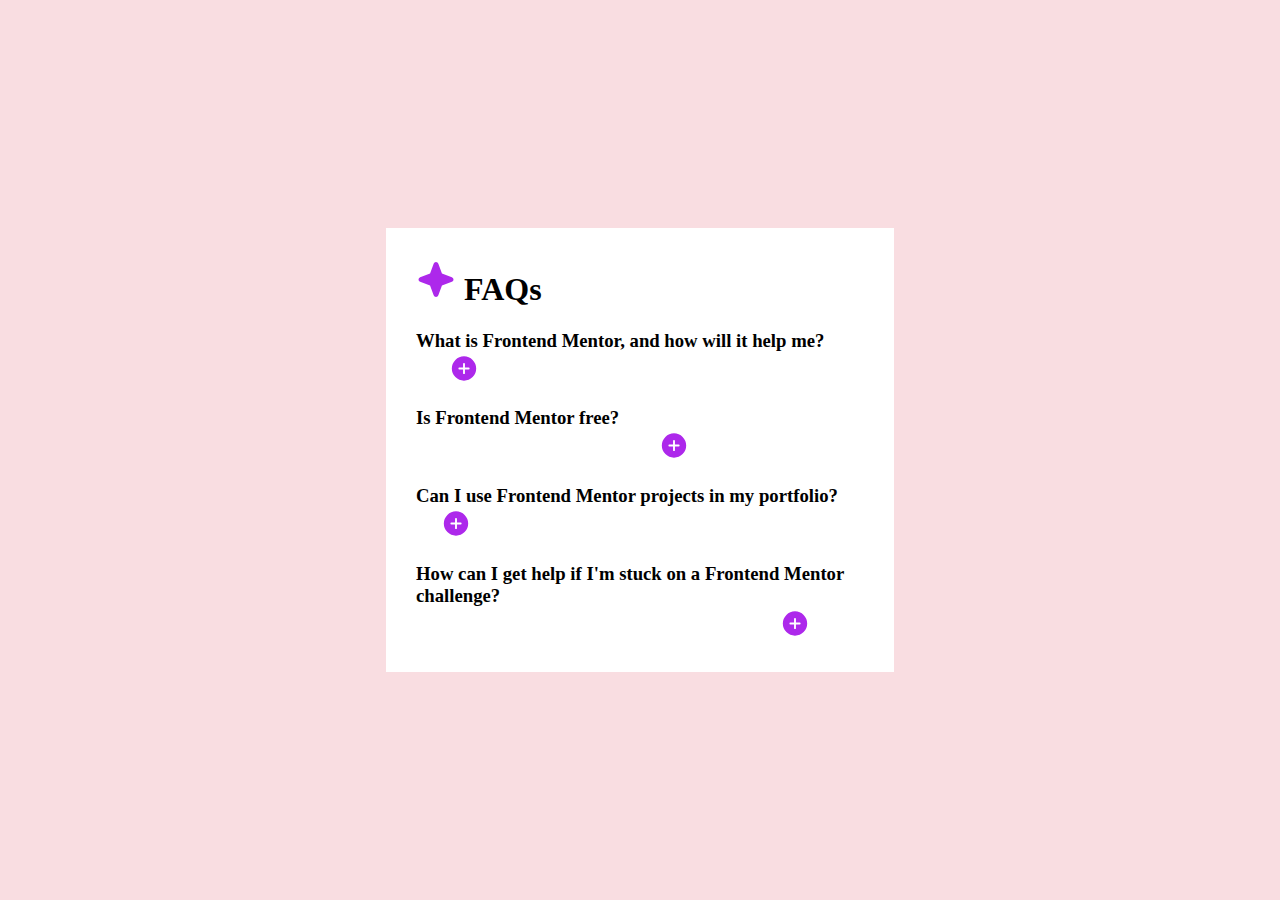
<file: accordian/index.html>
<!DOCTYPE html>
<html lang="en">

<head>
    <meta charset="UTF-8">
    <meta name="viewport" content="width=device-width, initial-scale=1.0">
    <link rel="icon" type="image/png" sizes="32x32" href="assets/images/favicon-32x32.png">
    <title>Frontend Mentor | FAQ accordion</title>
    <link rel="stylesheet" href="style.css">
</head>

<body>
    <div class="container">
        <div class="poster"></div>
        <div class="accordiam">
            <h1><img src="assets/images/icon-star.svg" alt=""> FAQs</h1>

            <h3>What is Frontend Mentor, and how will it help me? <button class="btn1"><img src="assets/images/icon-plus.svg"
                        alt=""></button></h3>
            <p id="text1">Frontend Mentor offers realistic coding challenges to help developers improve their frontend coding skills with projects in HTML, CSS, and JavaScript. It's suitable for all levels and ideal for portfolio building.</p>

            <h3>Is Frontend Mentor free?<button class="btn2"><img src="assets/images/icon-plus.svg" alt=""></button></h3>
            <p id="text2">Yes, Frontend Mentor offers both free and premium coding challenges, with the free option providing access to a range of projects suitable for all skill levels.</p>

            <h3>Can I use Frontend Mentor projects in my portfolio?<button class="btn3"><img src="assets/images/icon-plus.svg"
                        alt=""></button></h3>
            <p id="text3">Yes, you can use projects completed on Frontend Mentor in your portfolio. It's an excellent way to showcase your skills to potential employers!
            </p>

            <h3>How can I get help if I'm stuck on a Frontend Mentor challenge?<button class="btn4"><img
                        src="assets/images/icon-plus.svg" alt=""></button></h3>
            <p id="text4">The best place to get help is inside Frontend Mentor's Discord community. There's a help channel where you can ask questions and seek support from other community members.</p>
        </div>
    </div>

    <script src="script.js"></script>
</body>

</html>
</file>
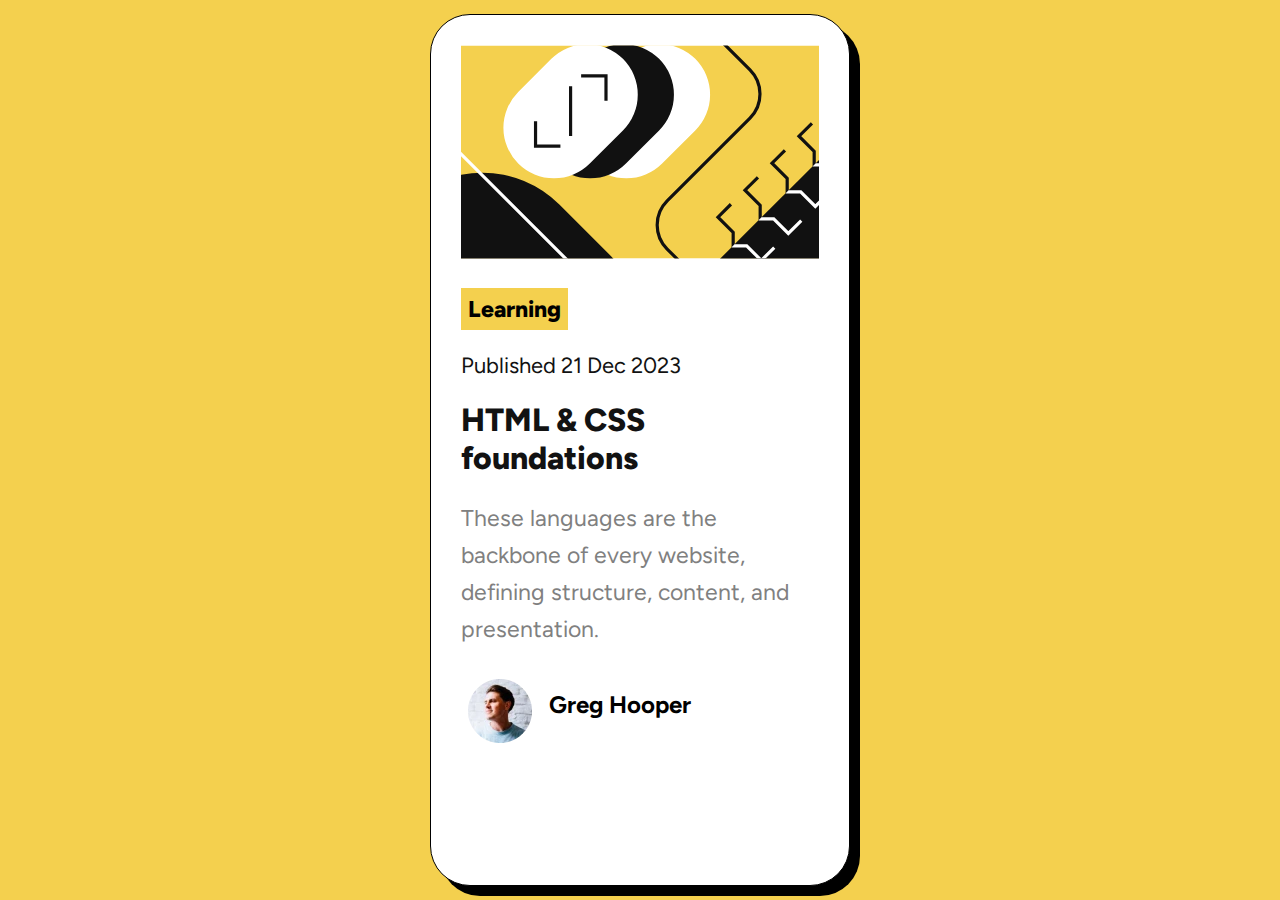
<file: blog preview page/index.html>
<!DOCTYPE html>
<html lang="en">

<head>
  <meta charset="UTF-8">
  <meta name="viewport" content="width=device-width, initial-scale=1.0">
  <link rel="icon" type="image/png" sizes="32x32" href="./assets/images/favicon-32x32.png">

  <title>Frontend Mentor | Blog preview card</title>
  <link rel="stylesheet" href="style.css">
</head>

<body>

  <div class="container">
    <div class="frame">
      <img src="./assets/images/illustration-article.svg" alt="">
      <span>Learning</span>
      <p>Published 21 Dec 2023</p>
      <h1> HTML & CSS foundations</h1>
      <p>These languages are the backbone of every website, defining structure, content, and presentation.</p>

      <div class="footer">
        <span><img src="./assets/images/image-avatar.webp" alt=""></span>
        <h2>Greg Hooper</h2>
      </div>
    </div>
  </div>
</body>

</html>
</file>
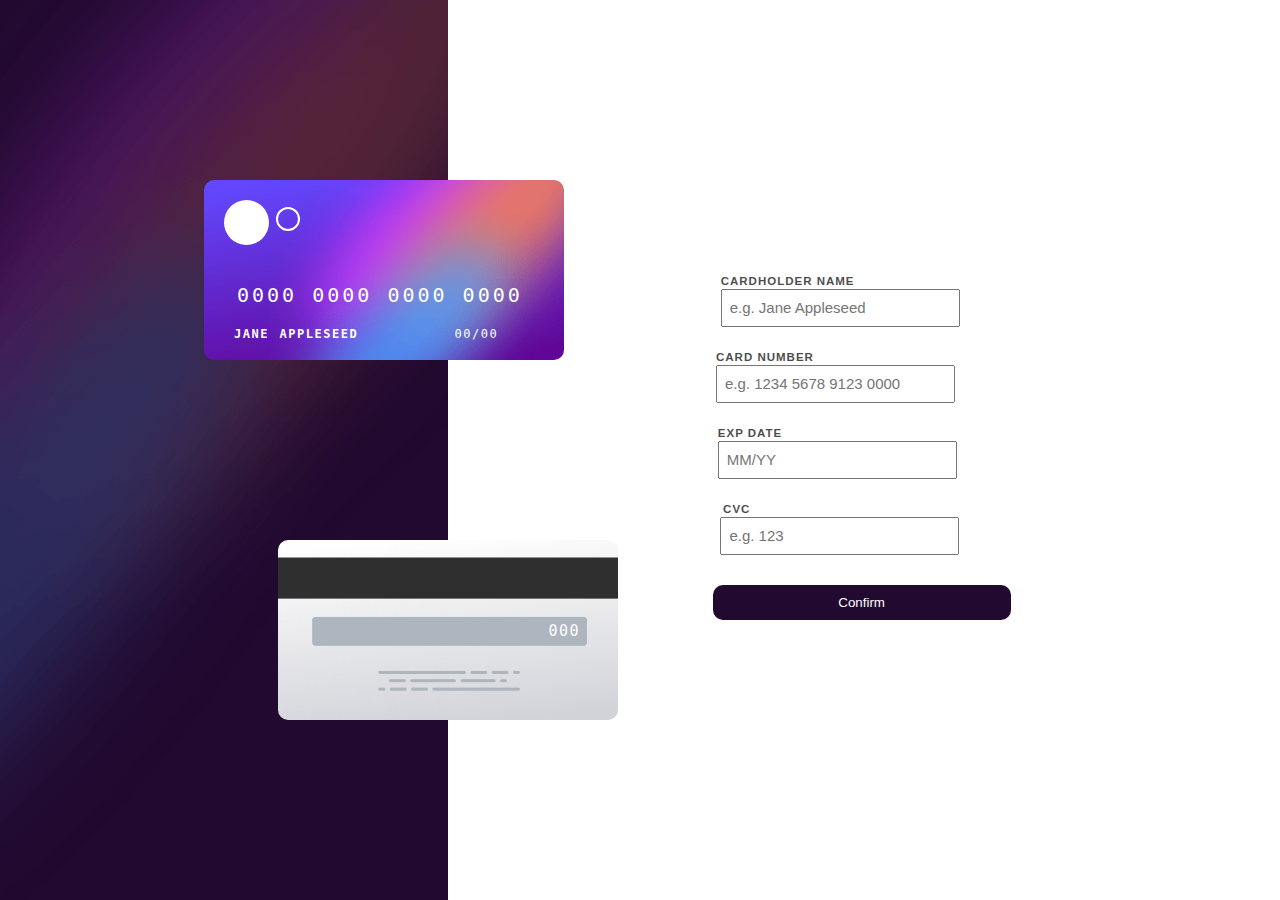
<file: Interactive card/index.html>
<!DOCTYPE html>
<html lang="en">

<head>
  <meta charset="UTF-8">
  <meta name="viewport" content="width=device-width, initial-scale=1.0">

  <link rel="icon" type="image/png" sizes="32x32" href="./images/favicon-32x32.png">

  <title>Interactive card details form</title>
  <link rel="stylesheet" href="style.css">
</head>

<body>
  <div class="container">
    <div class="left"></div>
    <div class="right">
      <div class="cardholder">
        <label for="cardholder">Cardholder name</label>
        <input type="text" name="cardholder" id="card-holder" placeholder="e.g. Jane Appleseed
        " oninput="reflect('card-holder')">
      </div>
      <div class="cardnumber">
        <label for="cardnumber">Card number</label>
        <input type="text" name="cardnumber" id="card-number" placeholder="e.g. 1234 5678 9123 0000" maxlength="19" oninput="reflect('card-number')">
      </div>
      <div class="exp-date">
        <label for="exp-date">Exp Date</label>
        <input type="text" name="exp-date" id="exp-date" placeholder="MM/YY" oninput="reflect('exp-date')">
      </div>
      <div class="cvc">
        <label for="cvc">cvc</label>
        <input type="text" name="cvc" id="cvc" placeholder="e.g. 123" oninput="reflect('cvc')">
      </div>
      <div class="confirm">
        <button class="confirm">Confirm</button>
      </div>
    </div>

    <div class="card-front">
      <span class="circle"></span>
      <span class="hollow-circle"></span>
      <div class="input-container">
        <input type="text" class="Number-place" id="number-place" placeholder="0000 0000 0000 0000" maxlength="8">
      </div>
      <div class="details">
        <span class="name-holder" id="name-holder">Jane Appleseed</span>
        <input type="text" class="date" id="date" placeholder="00/00">
      </div>
    </div>
    <div class="card-back">
      <div class="cvv">
        <input type="text" placeholder="000" id="cvc-change">
      </div>
    </div>
  </div>

  <script src="script.js"></script>
</body>

</html>
</file>
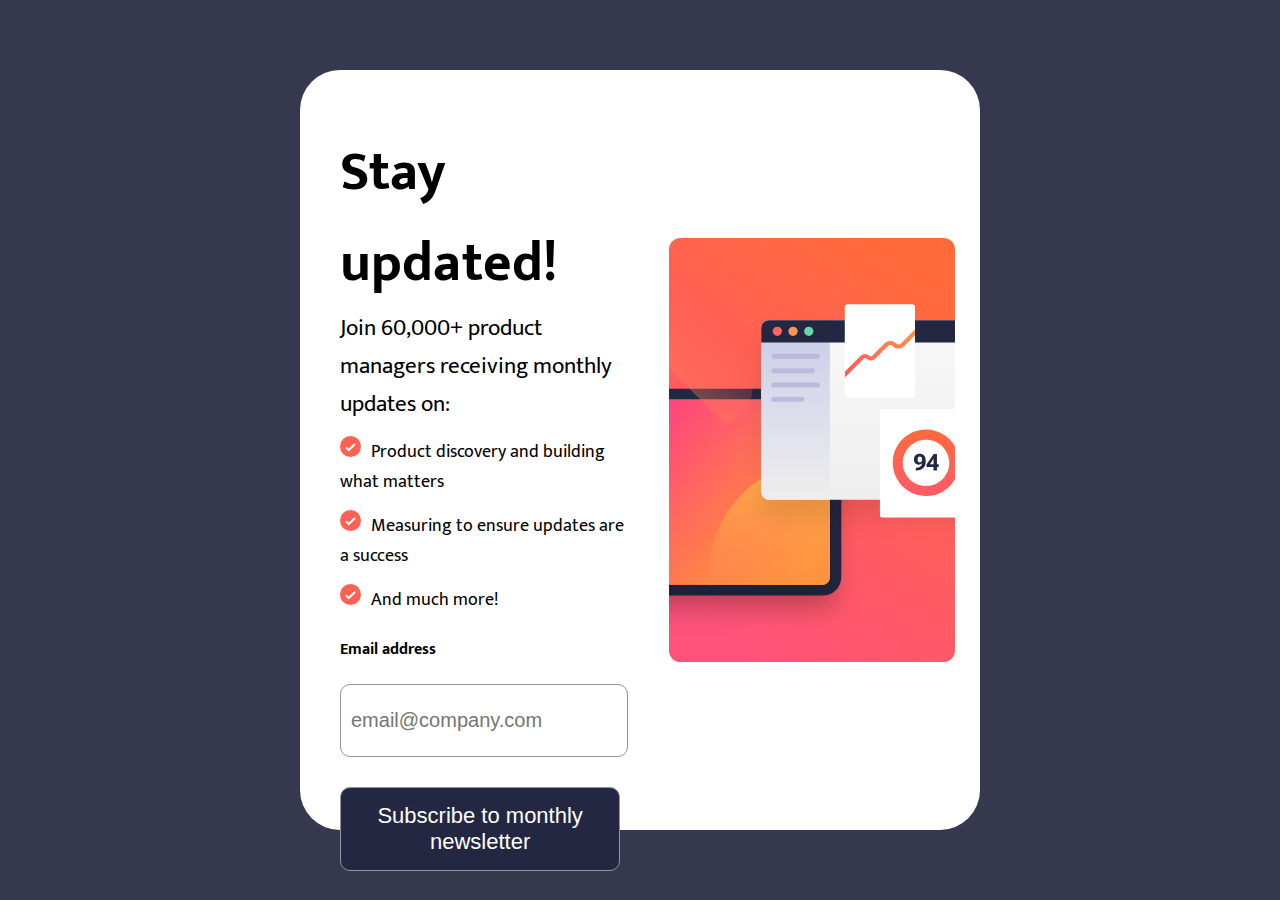
<file: newletter sign in page/index.html>
<!DOCTYPE html>
<html lang="en">

<head>
  <meta charset="UTF-8">
  <meta name="viewport" content="width=device-width, initial-scale=1.0">

  <link rel="icon" type="image/png" sizes="32x32" href="./assets/images/favicon-32x32.png">

  <title>Newsletter sign-up form</title>

  <link rel="stylesheet" href="style.css">
</head>

<body>
  <div class="container flex">
    <div class="content flex">
      <div class="left">
        <h1>Stay updated!</h1>
        <p>Join 60,000+ product managers receiving monthly updates on:</p>
        <p><img src="assets/images/icon-list.svg" alt="">Product discovery and building what matters</p>
        <p><img src="assets/images/icon-list.svg" alt="">Measuring to ensure updates are a success</p>
        <p><img src="assets/images/icon-list.svg" alt="">And much more!</p>
        <h4>Email address</h4>
        <span id="error-message" class="error-message"></span>
        <input type="text" id="email" placeholder="email@company.com">
        <button onclick="validateEmail()">Subscribe to monthly newsletter</button>
      </div>
      <div class="right"></div>
    </div>
  </div>

  <script src="script.js"></script>

</body>

</html>
</file>
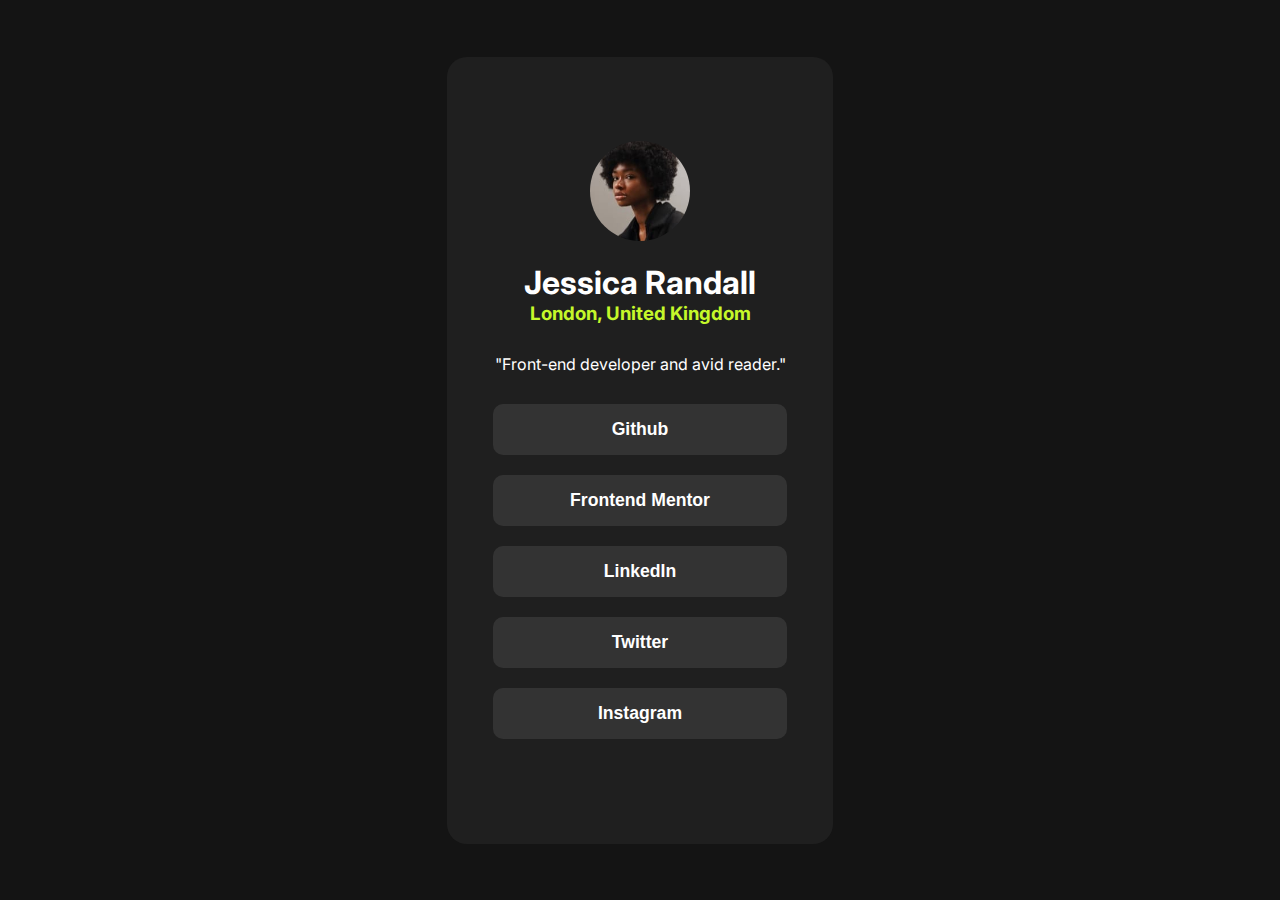
<file: Social links profile/index.html>
<!DOCTYPE html>
<html lang="en">
<head>
  <meta charset="UTF-8">
  <meta name="viewport" content="width=device-width, initial-scale=1.0"> 

  <link rel="icon" type="image/png" sizes="32x32" href="./assets/images/favicon-32x32.png">
  
  <title>Social links profile</title>
  <link rel="stylesheet" href="style.css">
</head>
<body>
  <div class="container flex">
    <div class="content flex">
      <img src="./assets/images/avatar-jessica.jpeg" alt="">
      <h1>Jessica Randall</h1>
      <h3>London, United Kingdom</h3>
      <p>"Front-end developer and avid reader."</p>
      <button><a href="https://github.com/Puja2004g">Github</a></button>
      <button><a href="https://www.frontendmentor.io/profile/Puja2004g">Frontend Mentor</a></button>
      <button><a href="https://www.linkedin.com/in/puja-guchhait/">LinkedIn</a></button>
      <button><a href="https://twitter.com/GuchhaitPu66020">Twitter</a></button>
      <button><a href="https://www.instagram.com/guchhait_puja/">Instagram</a></button>
    </div>
  </div>
</body>
</html>
</file>
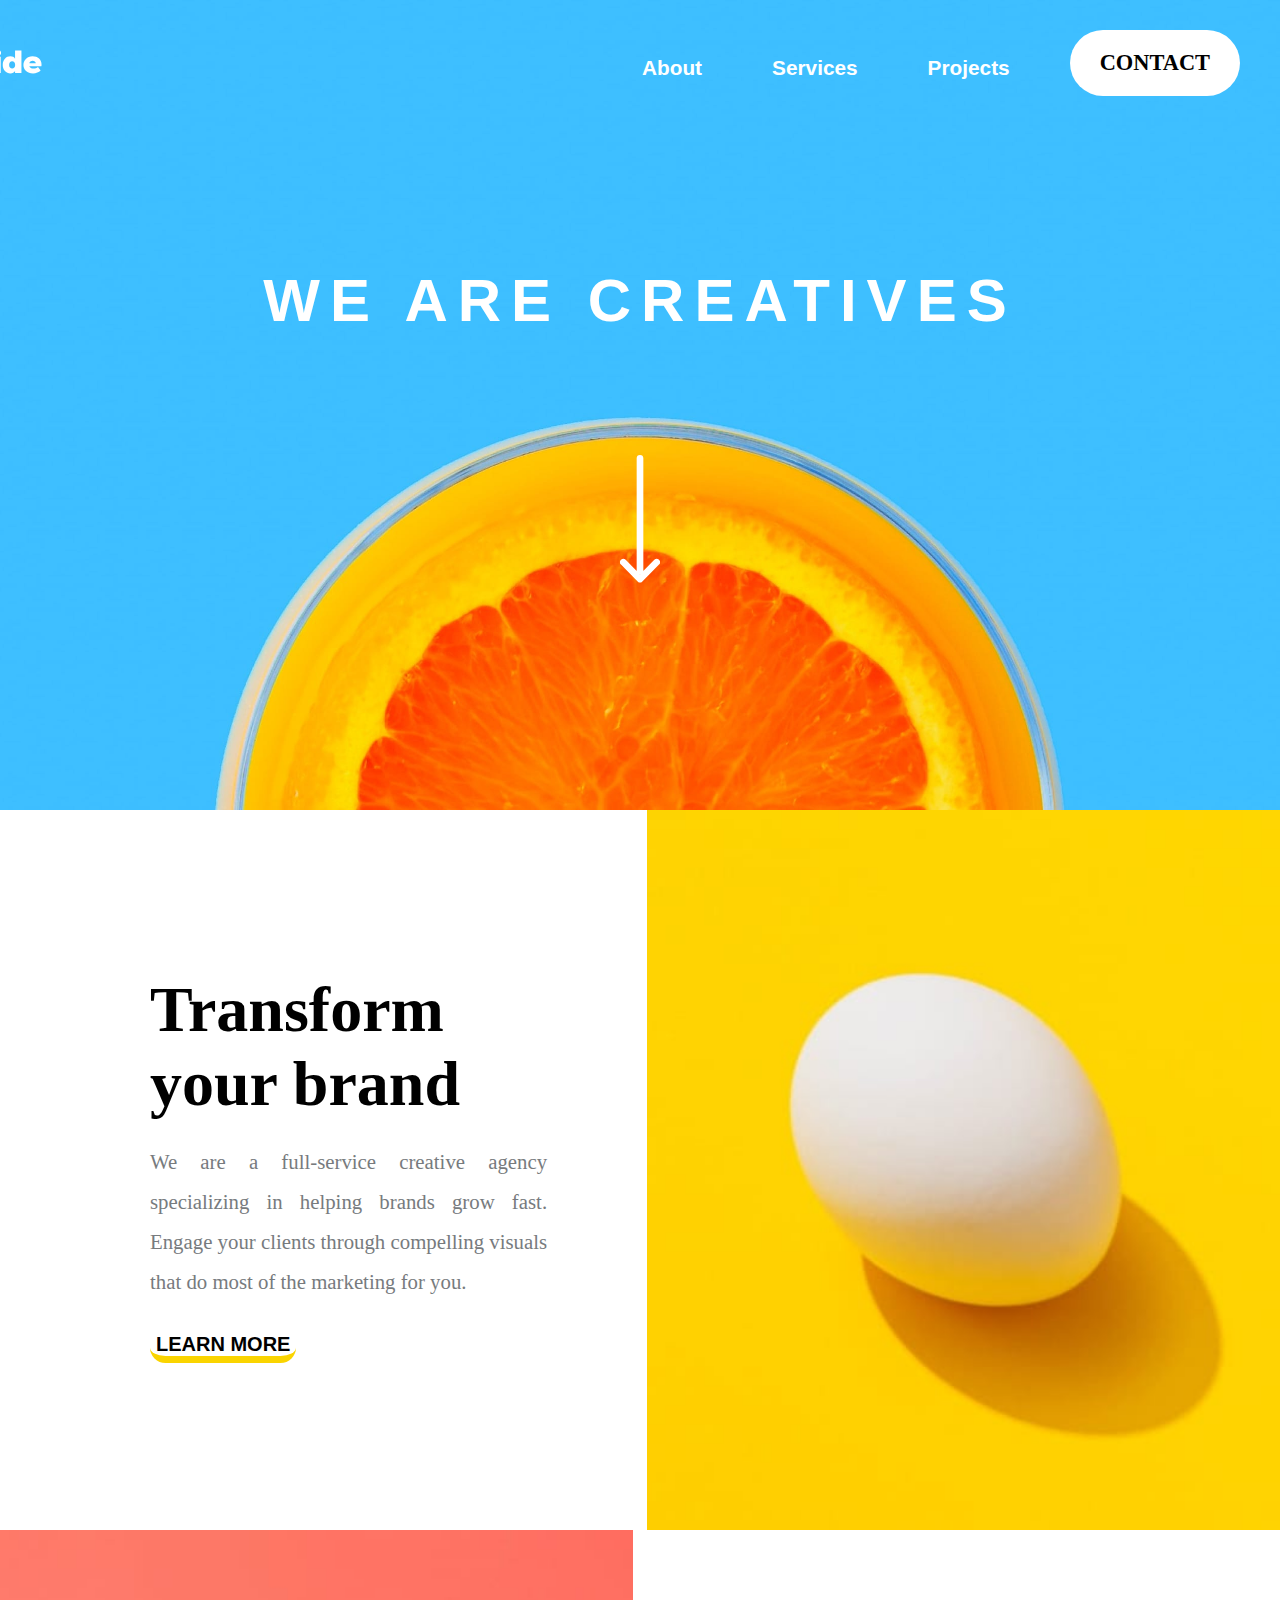
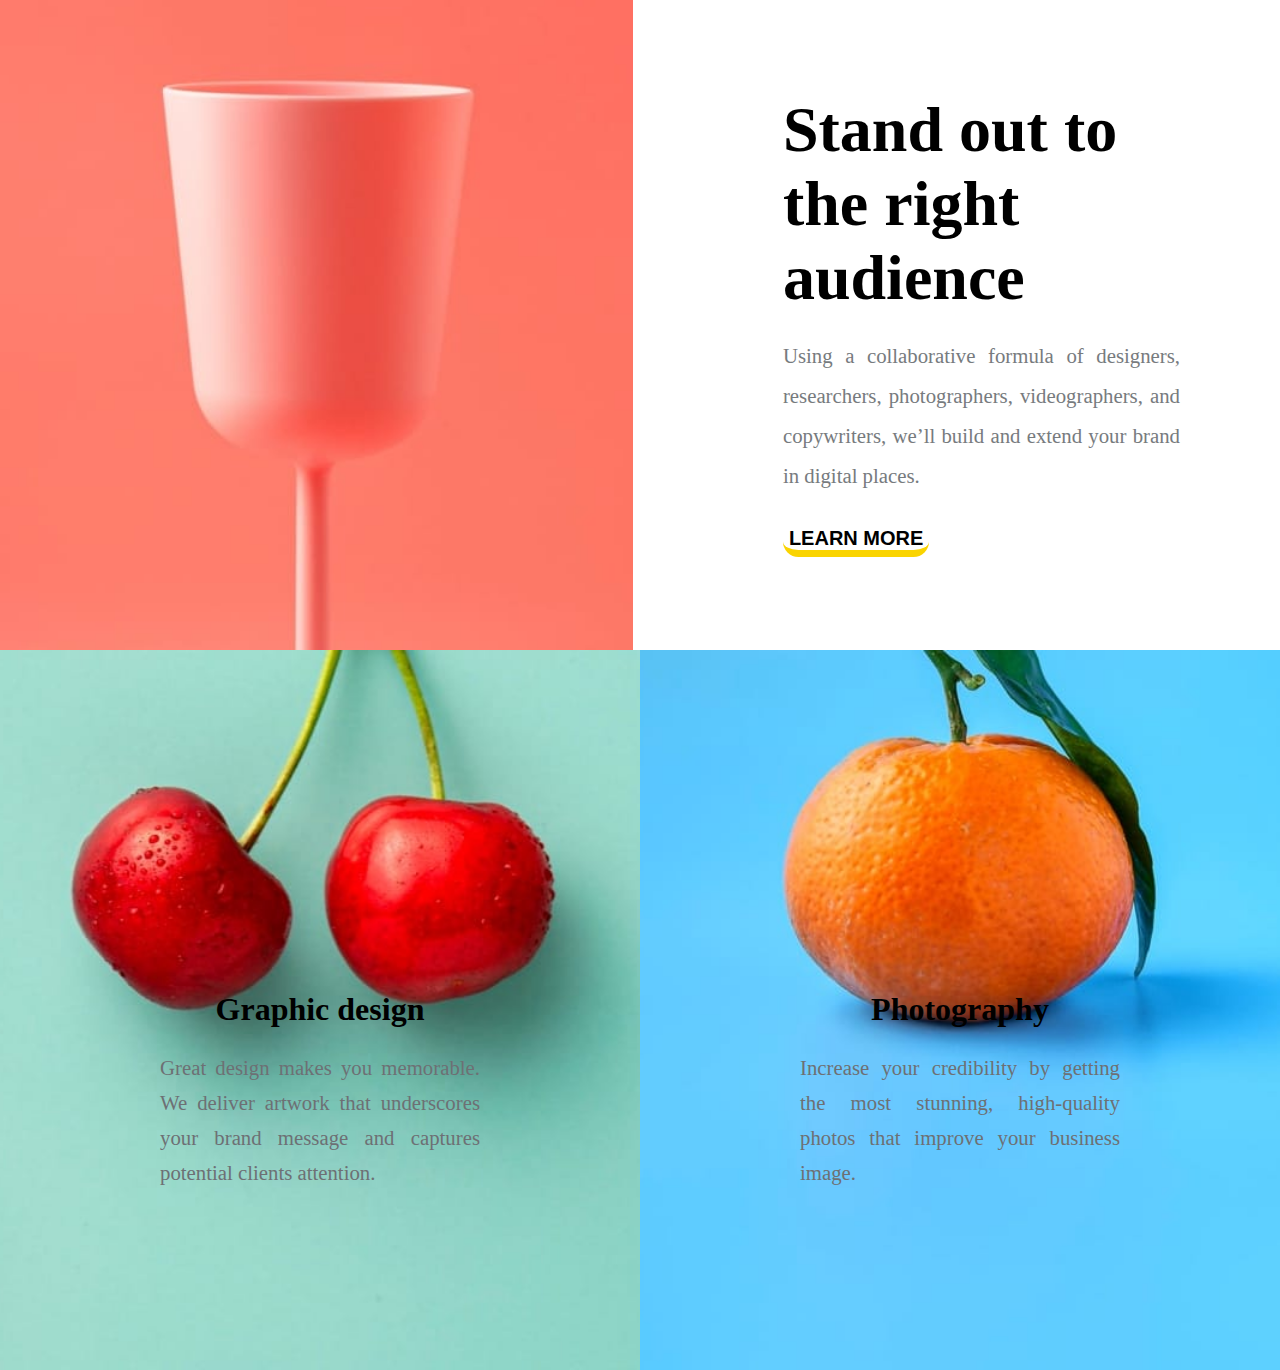
<file: Sunnysideup agency landing page/index.html>
<!DOCTYPE html>
<html lang="en">

<head>
  <meta charset="UTF-8">
  <meta name="viewport" content="width=device-width, initial-scale=1.0">
  <!-- displays site properly based on user's device -->

  <link rel="icon" type="image/png" sizes="32x32" href="./images/favicon-32x32.png">

  <title>Sunnyside agency landing page</title>
  <link rel="stylesheet" href="style.css">
</head>

<body>
  <div class="start">
    <nav class="nav">
      <img src="./images/logo.svg" alt="">
      <button class="btn">About</button>
      <button class="btn">Services</button>
      <button class="btn">Projects</button>
      <button class="btn">CONTACT</button>
    </nav>
    <div class="header-heading">
      <h1 class="heading">WE ARE CREATIVES</h1>
      <img src="./images/icon-arrow-down.svg" alt="" />
    </div>
  </div>

  <div class="content">
    <div class="left">
      <div class="center">
        <h1 class="title-transform">
          Transform your brand
        </h1>
        <p class="text-content">
          We are a full-service creative agency specializing in helping brands grow fast.
          Engage your clients through compelling visuals that do most of the marketing for you.
        </p>
        <button>Learn more</button>
      </div>
    </div>
    <div class="right"></div>
  </div>

  <div class="content">
    <div class="left-1"></div>
    <div class="right-1">
      <div class="center">
        <h1 class="title-transform">
          Stand out to the right audience
        </h1>
        <p class="text-content">
          Using a collaborative formula of designers, researchers, photographers, videographers, and copywriters, we’ll
          build and extend your brand in digital places.
        </p>
        <button>Learn more</button>
      </div>
    </div>
  </div>

  <div class="content">
    <div class="left-2">
      <div class="center-2">
        <h1> Graphic design</h1>
        <p class="text-content">Great design makes you memorable. We deliver artwork that underscores your brand message
          and captures potential clients attention.</p>
      </div>
    </div>
    <div class="right-2">
      <div class="center-2">
        <h1>Photography</h1>
        <p class="text-content">
          Increase your credibility by getting the most stunning, high-quality photos that improve your business image.
        </p>
      </div>
    </div>
  </div>
</body>

</html>
</file>
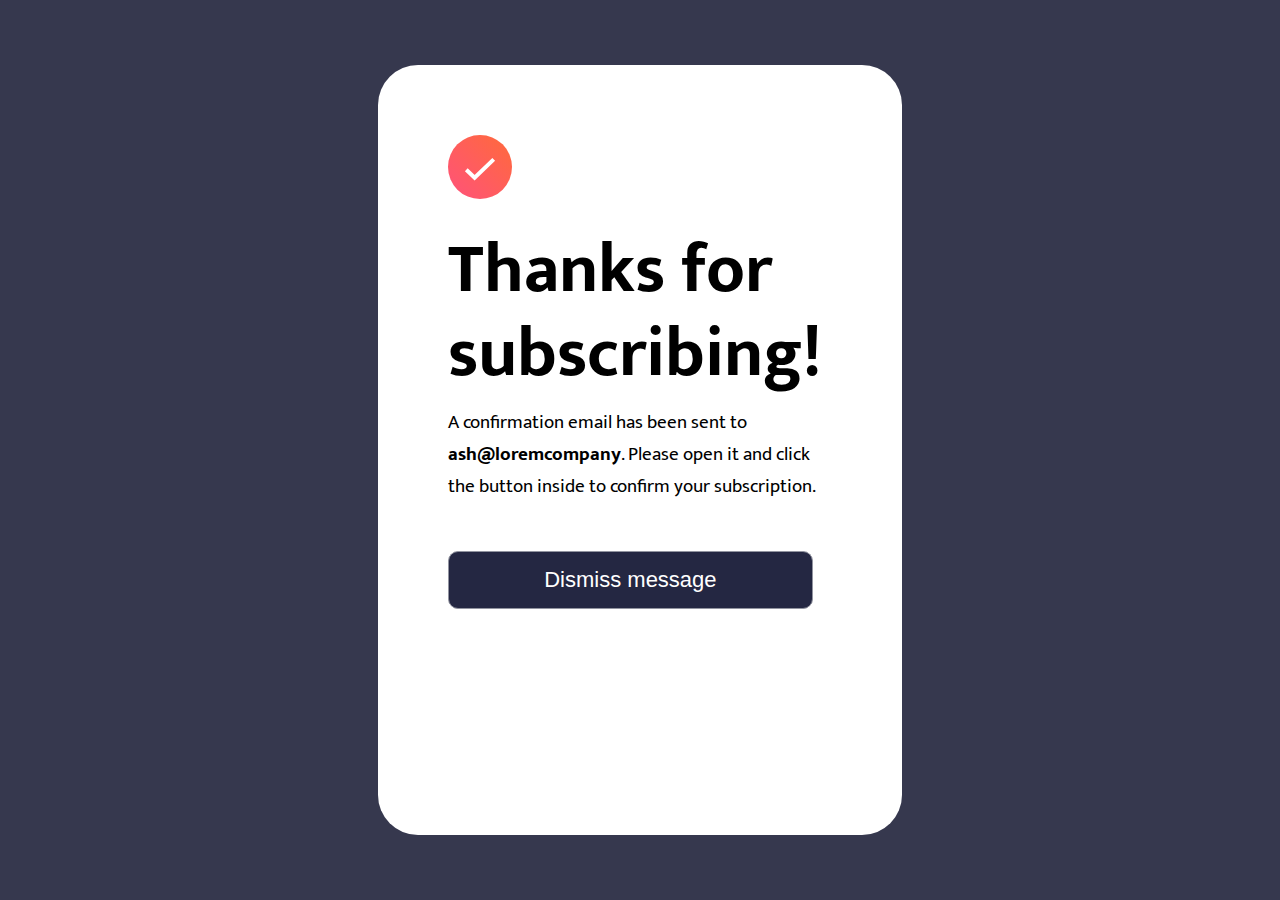
<file: newletter sign in page/thanks.html>
<!DOCTYPE html>
<html lang="en">
<head>
    <meta charset="UTF-8">
    <meta name="viewport" content="width=device-width, initial-scale=1.0">
    <link rel="icon" type="image/png" sizes="32x32" href="./assets/images/favicon-32x32.png">

    <title>Thanks messaage</title>
  
    <link rel="stylesheet" href="thanks.css">
</head>
<body>
    <div class="container flex">
        <div class="content">
            <img src="assets/images/icon-success.svg" alt="">
            <h1>Thanks for subscribing!</h1>
            <p>A confirmation email has been sent to <span>ash@loremcompany</span>. Please open it and click the button inside to confirm your subscription.</p>
            <button onclick="dismiss()"> Dismiss message</button>
        </div>
    </div>

    <script src="script.js"></script>
</body>
</html>
</file>
<file: accordian/style.css>
@import url('https://fonts.google.com/specimen/Work+Sans');

body {
    margin: 0;
    padding: 0;
}

.container {
    height: 100vh;
    display: flex;
    justify-content: center;
    align-items: center;
    background-color: rgb(249, 221, 225);
}

.accordiam {
    background-color: white;
    width: 35%;
    padding: 10px 30px;
}

.accordiam h3 button {
    border: none;
    background: none;
}


.btn1 {
    margin-left: 1.7rem;
}

.btn2 {
    margin-left: 14.8rem;
}

.btn3 {
    margin-left: 1.2rem;
}

.btn4 {
    margin-left: 22.4rem;
}

p {
    font-family: Work Sans;
    font-size: 1.1rem;
    line-height: 1.3rem;
    color: hsl(292, 16%, 49%);
    display: none;
    animation: growDown 1s ease-in-out;
}

@keyframes growDown {
    0% {
        transform: scaleY(0);
    }

    80% {
        transform: scaleY(1.1);
    }

    100% {
        transform: scaleY(1);
    }
}

@media (min-width: 370px) {
    header {
        background-repeat: no-repeat;
        min-height: 20vh;
    }
}
</file>
<file: blog preview page/style.css>
@import url('https://fonts.googleapis.com/css2?family=Figtree:wght@600;800&display=swap');
body{
    margin: 0;
    padding: 0;
    font-family: Figtree;
}

.attribution {
    font-size: 11px;
    text-align: center;
}

.attribution a {
    color: hsl(228, 45%, 44%);
}

.container{
    display: flex;
    justify-content: center;
    align-items: center;
    height: 100vh;
    background-color:hsl(47, 88%, 63%);
}

.frame{
    position: relative;
    height: 90%;
    width: 28%;
    padding: 30px;
    background-color:  hsl(0, 0%, 100%);
    border-radius: 40px;
    border:1px solid black;
    box-shadow: 10px 10px black;
}


.frame img{
    width: 100%;
    margin-bottom: 25px;
}

.frame span{
    font-size: 23px;
    font-weight:800;
    background-color: hsl(47, 88%, 63%);
    display: inline-block;
    padding: 7px;
}

.frame p {
    color: hsl(0, 0%, 7%);
    font-size: 22px;
}

.frame h1{
    font-weight: 800;
    color: hsl(0, 0%, 7%);
}

.frame p:nth-of-type(2) {
    color: hsl(0, 0%, 50%);
    line-height: 1.6;
    font-size: 23px;
}

h3{
    display: inline;
}

.footer{
    display: flex;
}

.footer span{
    background:none;
}

.footer h2{
    margin-left: 10px;
}

@media screen and (max-width:390px) {
    h1 {
        font-size: 1.2rem;
    }

    .frame p:nth-of-type(2){
        font-size: 0.875rem;
    }
}
</file>
<file: Interactive card/style.css>
html {
    height: 100%;
    width: 100%;
}

@import url("https://fonts.google.com/specimen/Space+Grotesk");


body {
    margin: 0;
    padding: 0;
    font-family: 'Space Grotesk', sans-serif;
    font-weight: 600;
}

.container {
    display: flex;
    height: 100vh;
    background-color: white;
}

.left {
    width: 35%;
    height: 100vh;
    background: url(./images/bg-main-desktop.png);
    background-size: cover;
}

.card-front {
    position: absolute;
    background: url("./images/bg-card-front.png");
    background-size: cover;
    width: 320px;
    height: 140px;
    top: 30%;
    left: 30%;
    transform: translate(-50%, -50%);
    border-radius: 10px;
    padding: 20px;
}

.circle {
    position: absolute;
    background-color: white;
    width: 45px;
    height: 45px;
    border-radius: 50%;
}

.hollow-circle {
    position: absolute;
    border: 2px solid white;
    width: 20px;
    height: 20px;
    border-radius: 50%;
    top: 15%;
    left: 20%;
}

.input-container {
    position: absolute;
    left: 30px;
    right: 30px;
    bottom: 50px;
}

.input-container input {
    width: 98%;
    font-size: 20px;
    background: none;
    padding: 3px;
    border: none;
    color: hsl(0, 0%, 100%);
    font-family: 'Space Mono', monospace;
    letter-spacing: 3px;
}

.input-container input::placeholder {
    color: hsl(0, 0%, 100%);
    font-size: 20px;
}

.details {
    position: absolute;
    left: 30px;
    top: 80%;
}

.date {
    width: 50px;
    font-size: 12px;
    font-family: 'Space Mono', monospace;
    letter-spacing: 1.5px;
    word-spacing: 2px;
    color: hsl(0, 0%, 100%);

}

.details input {
    background: none;
    border: none;
}

.details input::placeholder {
    color: hsl(0, 0%, 100%);
}

.name-holder {
    font-size: 12px;
    color: hsl(0, 0%, 100%);
    font-family: 'Space Mono', monospace;
    letter-spacing: 1.5px;
    word-spacing: 2px;
    margin-right: 90px;
    text-transform: uppercase;
}


.card-back {
    position: absolute;
    background: url("./images/bg-card-back.png");
    background-size: cover;
    width: 340px;
    height: 180px;
    top: 70%;
    left: 35%;
    transform: translate(-50%, -50%);
    border-radius: 10px;
}

.cvv {
    position: absolute;
    left: 35px;
    right: 30px;
    bottom: 76px;
}

.cvv input {
    width: 96.4%;
    height: 23px;
    border: none;
    background: none;
    text-align: right;
    font-size: 12px;
    color: hsl(0, 0%, 100%);
    font-family: 'Space Mono', monospace;
    letter-spacing: 1.5px;
    word-spacing: 2px;
}

.cvv input::placeholder {
    text-align: right;
    font-size: 15px;
    color: hsl(0, 0%, 100%);
    font-family: 'Space Mono', monospace;
    letter-spacing: 1.5px;
    word-spacing: 2px;
}

.right {
    display: flex;
    justify-content: center;
    align-items: center;
    flex-direction: column;
}

.cardholder,
.cardnumber,
.exp-date,
.cvc {
    margin-left: 35px;
    margin-bottom: 20px;
    text-transform: uppercase;
}

.cardholder label,
.cardnumber label,
.exp-date label,
.cvc label {
    margin-left: 63%;
    font-size: 11.5px;
    opacity: 0.7;
    letter-spacing: 1px;
}

.cardholder input,
.cardnumber input,
.exp-date input,
.cvc input {
    margin-left: 63%;
    font-size: 17px;
    padding: 7px;
}

.exp-date label {
    margin-left: 65%;
}

.exp-date input {
    margin-left: 65%;
}

.cvc label {
    margin-left: 69%;
}

.cvc input {
    margin-left: 68%;
}


.right input::placeholder {
    font-size: 15px;
}

.confirm {
    margin-left: 42%;
    width: 85%;
    padding: 10px;
    border-radius: 10px;
}

.confirm button {
    background-color: hsl(278, 68%, 11%);
    color: white;
    border: none;
}

.confirm button:hover {
    cursor: pointer;
}
</file>
<file: newletter sign in page/style.css>
@import url('https://fonts.googleapis.com/css2?family=Lato&family=Mukta&display=swap');

body{
    margin: 0;
    padding: 0;
    font-family: 'Mukta', sans-serif;
}

.container{
    height: 100vh;
    background-color: hsl(235, 18%, 26%);
}

.flex{
    display: flex;
    justify-content: center;
    align-items: center;
}

.content{
    height: 80%;
    width: 50%;
    background-color: white;
    padding: 20px;
    border-radius: 40px;
}

.left{
    width: 48%;
    height: 100%;
    margin-right: 10px;
    padding: 20px;
}

.left h1{
    font-size: 55px;
    margin-bottom: 20px;
    margin-bottom: 0;
}

.left p{
    font-size: 23px;
    margin-top: 0px;
    margin-bottom: 13px;
}

.left p img{
    margin-right: 10px;
}

.left p:nth-child(3){
    font-size: 18px;
}
.left p:nth-child(4){
    font-size: 18px;
}
.left p:nth-child(5){
    font-size: 18px;
}

.left span{
    font-size: 10px;
    color: red;
}

.left input{
    width: 90%;
    height: 7%;
    border-radius: 10px;
    border: 1px solid hsl(231, 7%, 60%);
    margin-top: 0;
    font-size: 20px;
    padding: 10px;
}

.left button{
    margin-top: 30px;
    border-radius: 10px;
    border: 1px solid hsl(231, 7%, 60%);
    width: 95%;
    font-size: 22px;
    padding: 15px;
    background-color: hsl(234, 29%, 20%);
    color: hsl(0, 0%, 100%);
}

.right{
    width: 48%;
    height: 100%;
    background: url(assets/images/illustration-sign-up-desktop.svg);
    background-size: 97%;
    background-repeat: no-repeat;
    background-position: center;
}
</file>
<file: Social links profile/style.css>
@import url('https://fonts.googleapis.com/css2?family=Inter&display=swap');

body {
    margin: 0;
    padding: 0;
    font-family: 'Inter', sans-serif;
}

.container {
    height: 100vh;
    background-color: hsl(0, 0%, 8%);
}

.flex {
    display: flex;
    justify-content: center;
    align-items: center;
}

.content {
    padding: 20px;
    background-color: hsl(0, 0%, 12%);
    height: 83%;
    width: 27%;
    border-radius: 20px;
    flex-direction: column;
}

.content img {
    width: 100px;
    height: 100px;
    border-radius: 50%;
}

.content h1 {
    color: hsl(0, 0%, 100%);
    margin-bottom: 0;
}

.content h3 {
    margin-top: 0;
    color: hsl(75, 94%, 57%);
}

.content p {
    color: hsl(0, 0%, 100%);
    margin-top: 10px;
    margin-bottom: 30px;
}

.content button {
    margin-bottom: 20px;
    background-color: hsl(0, 0%, 20%);
    border: none;
    border-radius: 10px;
    padding: 15px;
    width: 85%;
    font-size: 1.1rem;
    font-weight: 700;
}

.content a {
    color: hsl(0, 0%, 100%);
    text-decoration: none;
}


@media (max-width: 376px) {
    .container {
        height: fit-content;
    }

    .content {
        width: 90%;
        padding: 10px;
    }

    .content img {
        width: 80px;
        height: 80px;
        max-width: 100%;
    }

    .content h1 {
        font-size: 25px;
    }

    .content h3 {
        font-size: 20px;
    }

    .content p {
        font-size: 15px;
    }

    .content button {
        width: 90%;
        padding: 10px;
    }

    .content button a {
        font-size: 15px;
    }

}

@media (max-width: 1000px) {
    .container {
        height: fit-content;
    }

    .content {
        width: 30%;
        padding: 10px;
    }

    .content img {
        width: 80px;
        height: 80px;
        max-width: 100%;
    }

    .content h1 {
        font-size: 25px;
    }

    .content h3 {
        font-size: 20px;
    }

    .content p {
        font-size: 15px;
    }

    .content button {
        width: 90%;
        padding: 10px;
    }

    .content button a {
        font-size: 15px;
    }

}
</file>
<file: Sunnysideup agency landing page/style.css>
@import url("https://fonts.google.com/specimen/Barlow");
@import url("https://fonts.google.com/specimen/Fraunces");

body {
    margin: 0;
    padding: 0;
}

.attribution {
    font-size: 11px;
    text-align: center;
}

.attribution a {
    color: hsl(228, 45%, 44%);
}

.start {
    width: 100%;
    height: 90vh;
    background: url(./images/desktop/image-header.jpg) no-repeat center;
    background-size: cover;
}

.title {
    text-transform: uppercase;
}

.nav {
    display: flex;
    justify-content: flex-end;
}

.nav img {
    margin-top: 50px;
    margin-right: 35rem;
    height: 30px;
}

.nav button {
    margin: 50px 10px 20px 20px;
    padding: 0 20px 20px 20px;
    border: none;
    background: none;
    font-weight: bold;
    color: hsl(0, 0%, 100%);
    font-size: 1.3rem;
}

.nav button:nth-child(5) {
    border-radius: 50px;
    background-color: white;
    margin: 30px 40px 30px 30px;
    padding: 20px 30px 20px 30px;
    font-size: 1.4rem;
    color: black;
    font-family: Fraunces;
    font-weight: 900;
}

.nav button:nth-child(5):hover {
    background-color: skyblue;
    color: hsl(0, 0%, 100%);
    font-weight: bold;
}

.header-heading {
    display: flex;
    gap: 80px;
    padding: 100px 0;
    flex-direction: column;
    align-items: center;
}

.header-heading h1 {
    color: hsl(0, 0%, 100%);
    letter-spacing: 10px;
    font-size: 60px;
}

.heading {
    font-family: Fraunces, sans-serif;
    font-weight: 900;
}

.header-heading img {
    height: 8rem;
}

.content {
    display: flex;
    height: 80vh;
    flex-direction: row;
}

.left {
    width: 50vw;
    height: 80vh;
    padding-left: 50px;
    padding-top: 120px;
}


.right {
    width: 53vw;
    height: 80vh;
    background: url(./images/desktop/image-transform.jpg) no-repeat center;
    background-size: cover;
}

.left .center,
.right-1 .center {
    padding: 0 100px 0 100px;
}

.left .title-transform,
.right-1 .title-transform {
    font-size: 4rem;
    margin-bottom: 0;
}

.left .text-content,
.right-1 .text-content {
    text-align: justify;
    font-size: 1.3rem;
    color: hsl(206, 3%, 48%);
    line-height: 40px;
}

.left button,
.right-1 button {
    padding-bottom: 0;
    margin-top: 10px;
    margin-bottom: 30px;
    align-self: flex-start;
    background: none;
    font-size: 20px;
    text-transform: uppercase;
    font-weight: bold;
    border: none;
    border-bottom: 7px solid hsl(51, 100%, 49%);
    border-radius: 50px;
}

.left-1 {
    width: 53vw;
    height: 80vh;
    background: url(./images/desktop/image-stand-out.jpg) no-repeat center;
    background-size: cover;
}

.right-1 {
    width: 50vw;
    height: 80vh;
    padding-left: 50px;
    padding-top: 120px;
}

.left-2 {
    width: 53vw;
    height: 80vh;
    background: url(./images/desktop/image-graphic-design.jpg) no-repeat center;
    background-size: cover;
}

.right-2 {
    width: 53vw;
    height: 80vh;
    background: url(./images/desktop/image-photography.jpg) no-repeat center;
    background-size: cover;
}


.center-2 {
    padding: 20rem 10rem 0 10rem;
}

.center-2 h1 {
    text-align: center;
}

.center-2 p {
    text-align: justify;
    font-size: 1.3rem;
    color: hsl(210, 3%, 44%);
    line-height: 35px;
}
</file>
<file: newletter sign in page/thanks.css>
@import url('https://fonts.googleapis.com/css2?family=Lato&family=Mukta&display=swap');

body{
    margin: 0;
    padding: 0;
    font-family: 'Mukta', sans-serif;
}

.container{
    height: 100vh;
    background-color: hsl(235, 18%, 26%);
}

.flex{
    display: flex;
    justify-content: center;
    align-items: center;
}

.content{
    height: 70%;
    width: 30%;
    background-color: white;
    padding: 70px;
    border-radius: 40px;
}

.content h1{
    font-size: 70px;
    line-height: 1.2;
    margin-top: 20px;
    margin-bottom: 0;
}

.content p{
    margin-top: 10px;
    font-size: 1.2rem;
}

.content p span{
    font-weight: bold;
}

.content button{
    margin-top: 30px;
    border-radius: 10px;
    border: 1px solid hsl(231, 7%, 60%);
    width: 95%;
    font-size: 22px;
    padding: 15px;
    background-color: hsl(234, 29%, 20%);
    color: hsl(0, 0%, 100%);
}
</file>
